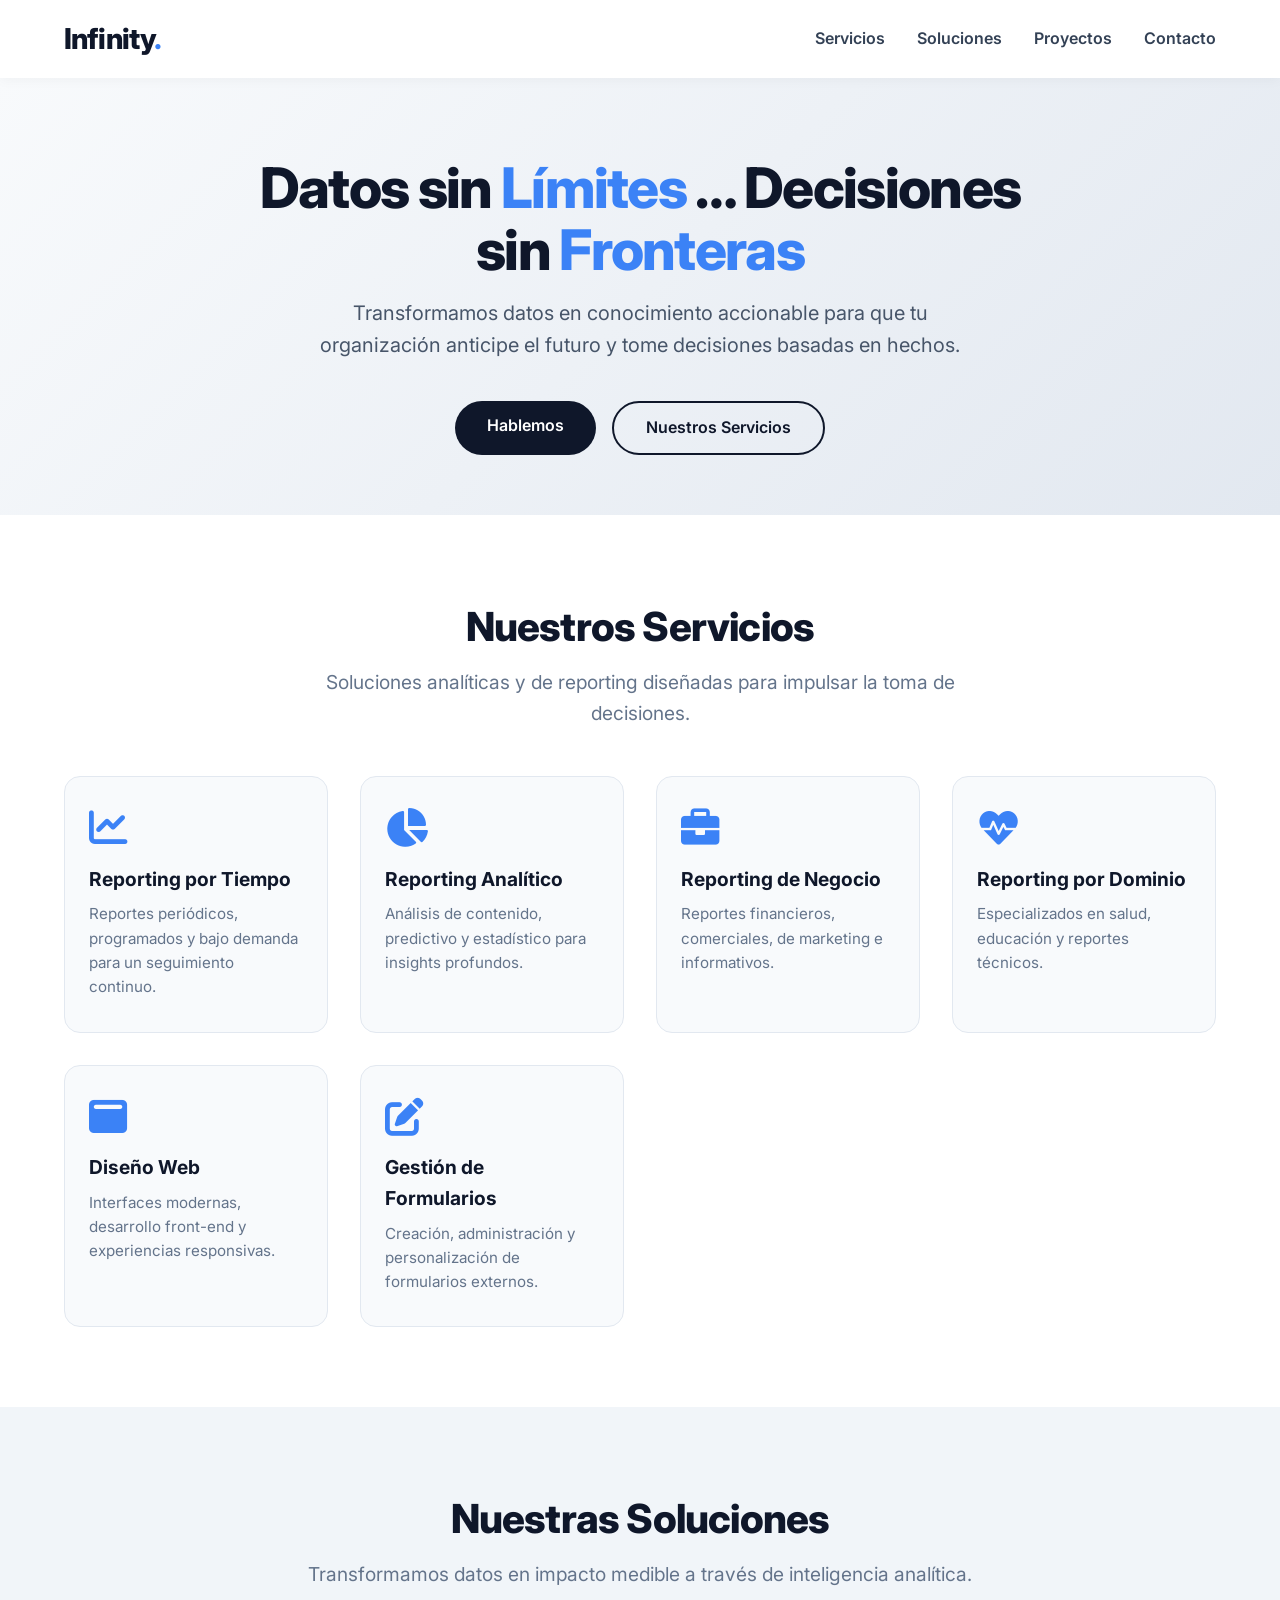
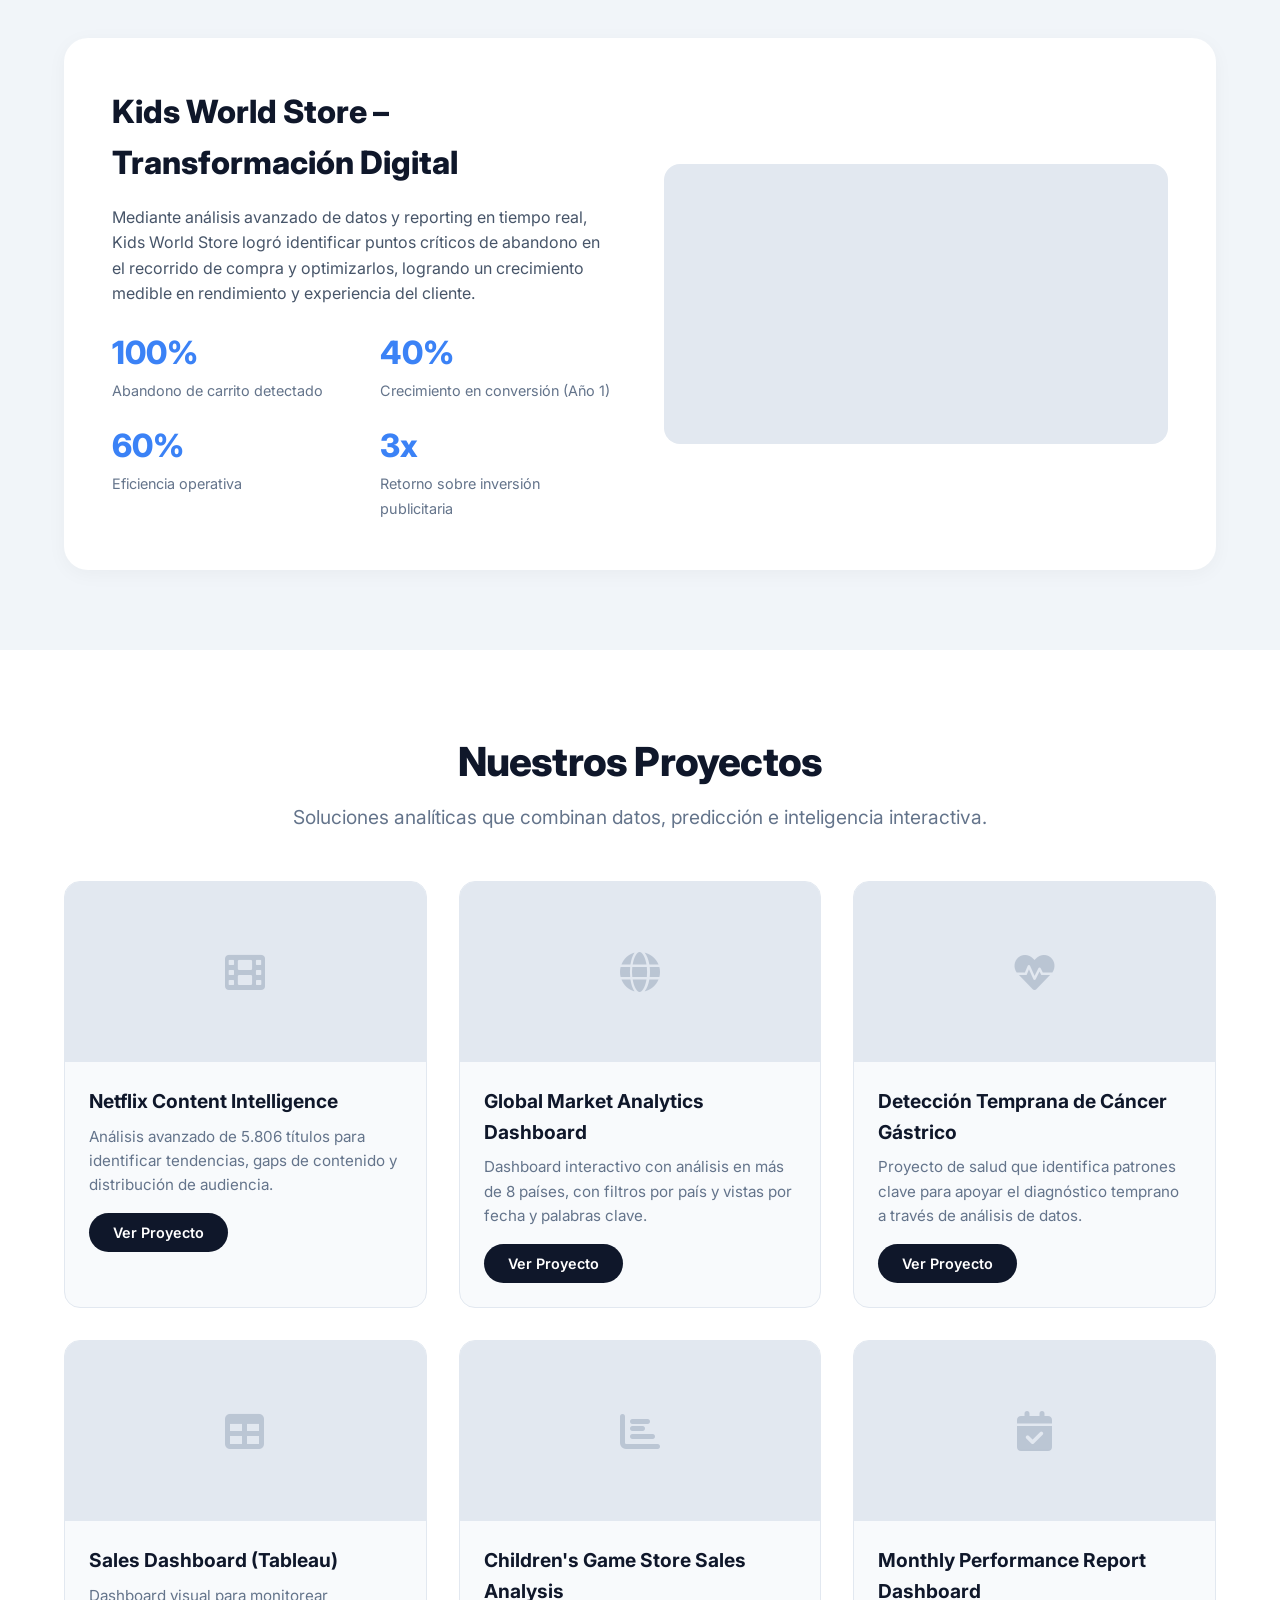
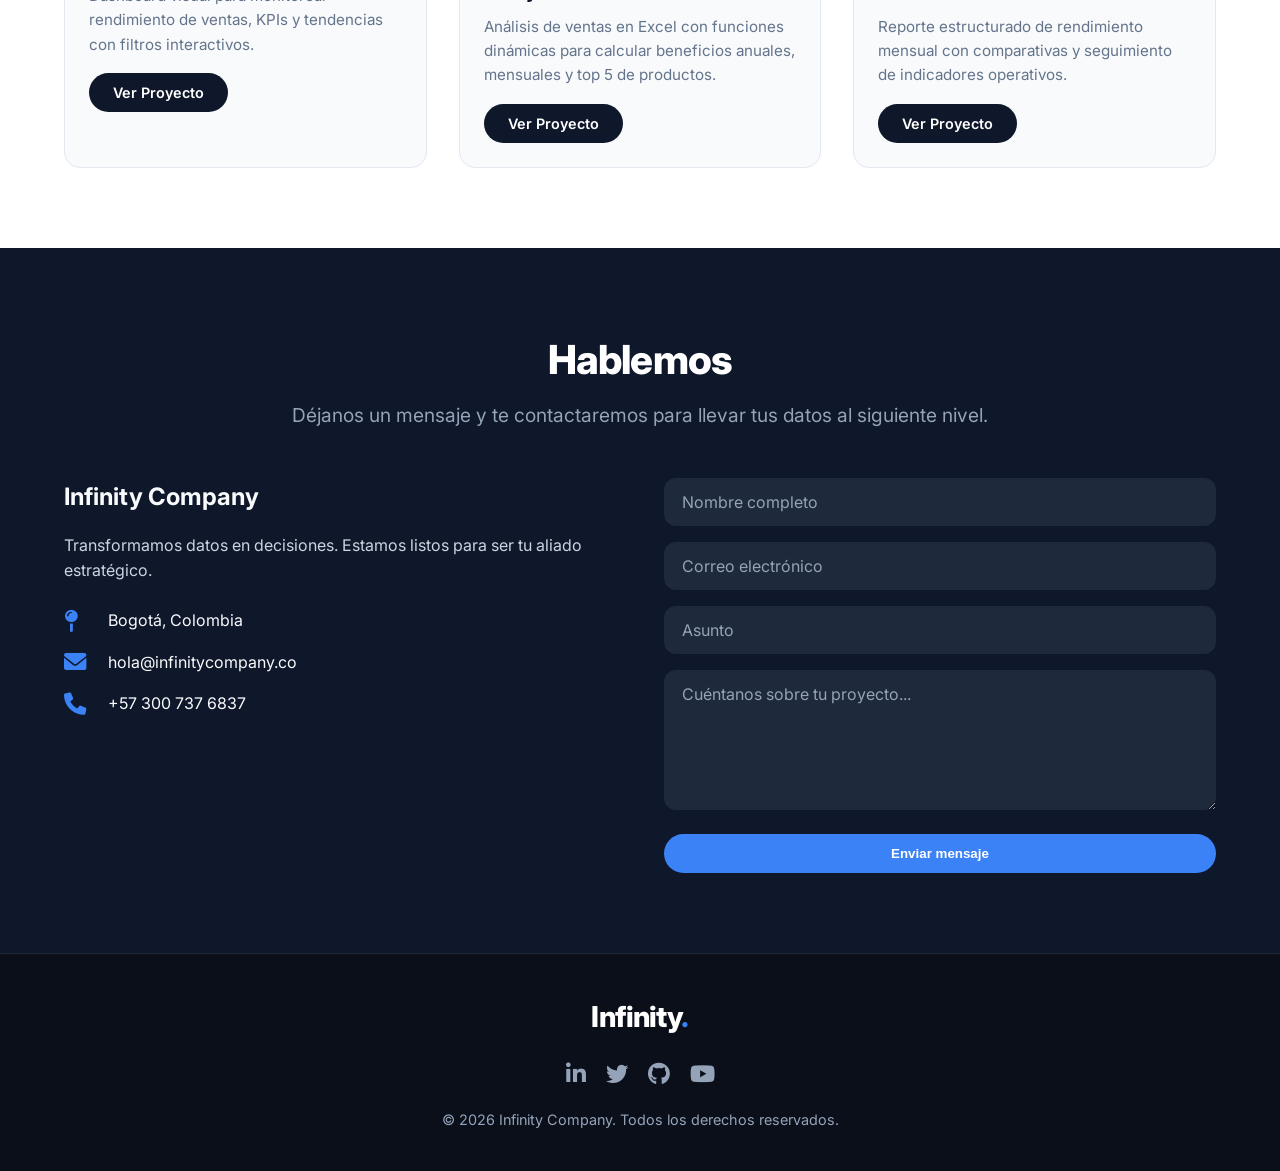
<file: INIFINITY_CORP/PAGINA INFINITY CORP  2027/index.html>
<!DOCTYPE html>
<html lang="es">
<head>
    <meta charset="UTF-8" />
    <meta name="viewport" content="width=device-width, initial-scale=1.0"/>
    <title>Infinity Company | Datos sin Límites</title>

    <!-- Google Fonts -->
    <link rel="preconnect" href="https://fonts.googleapis.com" />
    <link rel="preconnect" href="https://fonts.gstatic.com" crossorigin />
    <link href="https://fonts.googleapis.com/css2?family=Inter:opsz,wght@14..32,400;14..32,600;14..32,700;14..32,800&display=swap" rel="stylesheet" />

    <!-- Font Awesome (Iconos) -->
    <link rel="stylesheet" href="https://cdnjs.cloudflare.com/ajax/libs/font-awesome/6.0.0-beta3/css/all.min.css" />

    <style>
        /* ================================================================
               RESET Y BASE
            ================================================================ */
        *,
        *::before,
        *::after {
            margin: 0;
            padding: 0;
            box-sizing: border-box;
        }

        html {
            scroll-behavior: smooth;
        }

        body {
            font-family: 'Inter', sans-serif;
            font-size: 16px;
            line-height: 1.6;
            color: #1e293b;
            background-color: #f8fafc;
        }

        a {
            text-decoration: none;
            color: inherit;
        }

        img {
            max-width: 100%;
            display: block;
        }

        .container {
            max-width: 1200px;
            margin: 0 auto;
            padding: 0 24px;
        }

        /* ================================================================
               TIPOGRAFÍA
            ================================================================ */
        .section-title {
            font-size: 2.5rem;
            font-weight: 800;
            text-align: center;
            margin-bottom: 0.5rem;
            color: #0f172a;
            letter-spacing: -0.02em;
        }

        .section-subtitle {
            text-align: center;
            font-size: 1.2rem;
            color: #64748b;
            max-width: 700px;
            margin: 0 auto 3rem auto;
        }

        /* ================================================================
               BOTÓN
            ================================================================ */
        .btn {
            display: inline-block;
            padding: 12px 32px;
            border-radius: 50px;
            font-weight: 600;
            transition: all 0.3s ease;
            border: none;
            cursor: pointer;
        }

        .btn-primary {
            background: #0f172a;
            color: #fff;
        }

        .btn-primary:hover {
            background: #1e293b;
            transform: translateY(-2px);
            box-shadow: 0 8px 20px rgba(15, 23, 42, 0.15);
        }

        .btn-outline {
            background: transparent;
            color: #0f172a;
            border: 2px solid #0f172a;
        }

        .btn-outline:hover {
            background: #0f172a;
            color: #fff;
            transform: translateY(-2px);
        }

        /* ================================================================
               HEADER / NAVEGACIÓN
            ================================================================ */
        .header {
            background: #ffffff;
            box-shadow: 0 2px 12px rgba(0, 0, 0, 0.04);
            position: sticky;
            top: 0;
            z-index: 100;
            padding: 16px 0;
        }

        .header .container {
            display: flex;
            justify-content: space-between;
            align-items: center;
        }

        .logo {
            font-size: 1.8rem;
            font-weight: 800;
            color: #0f172a;
            letter-spacing: -0.03em;
        }

        .logo span {
            color: #3b82f6;
        }

        .nav-links {
            display: flex;
            gap: 32px;
            list-style: none;
            font-weight: 600;
        }

        .nav-links a {
            color: #334155;
            transition: color 0.3s ease;
        }

        .nav-links a:hover {
            color: #3b82f6;
        }

        /* ================================================================
               HERO
            ================================================================ */
        .hero {
            padding: 80px 0 60px;
            background: linear-gradient(135deg, #f8fafc 0%, #e2e8f0 100%);
            text-align: center;
        }

        .hero h1 {
            font-size: 3.5rem;
            font-weight: 800;
            line-height: 1.1;
            color: #0f172a;
            max-width: 800px;
            margin: 0 auto 1rem;
            letter-spacing: -0.03em;
        }

        .hero h1 span {
            color: #3b82f6;
        }

        .hero p {
            font-size: 1.25rem;
            color: #475569;
            max-width: 700px;
            margin: 0 auto 2.5rem;
        }

        .hero .btn-group {
            display: flex;
            gap: 16px;
            justify-content: center;
            flex-wrap: wrap;
        }

        /* ================================================================
               SERVICIOS
            ================================================================ */
        .services {
            padding: 80px 0;
            background: #ffffff;
        }

        .services-grid {
            display: grid;
            grid-template-columns: repeat(auto-fit, minmax(260px, 1fr));
            gap: 32px;
            margin-top: 20px;
        }

        .service-card {
            background: #f8fafc;
            padding: 32px 24px;
            border-radius: 16px;
            transition: all 0.3s ease;
            border: 1px solid #e2e8f0;
        }

        .service-card:hover {
            transform: translateY(-6px);
            box-shadow: 0 12px 30px rgba(0, 0, 0, 0.06);
            border-color: #3b82f6;
        }

        .service-card i {
            font-size: 2.4rem;
            color: #3b82f6;
            margin-bottom: 16px;
        }

        .service-card h3 {
            font-size: 1.2rem;
            font-weight: 700;
            margin-bottom: 8px;
            color: #0f172a;
        }

        .service-card p {
            color: #64748b;
            font-size: 0.95rem;
        }

        /* ================================================================
               SOLUCIONES / CASO DE ÉXITO
            ================================================================ */
        .solutions {
            padding: 80px 0;
            background: #f1f5f9;
        }

        .success-story {
            display: grid;
            grid-template-columns: 1fr 1fr;
            gap: 48px;
            align-items: center;
            background: #ffffff;
            border-radius: 24px;
            padding: 48px;
            box-shadow: 0 4px 20px rgba(0, 0, 0, 0.04);
        }

        .success-story .content h2 {
            font-size: 2rem;
            font-weight: 800;
            color: #0f172a;
            margin-bottom: 16px;
        }

        .success-story .content p {
            color: #475569;
            margin-bottom: 20px;
        }

        .stats-grid {
            display: grid;
            grid-template-columns: 1fr 1fr;
            gap: 16px 32px;
            margin-top: 20px;
        }

        .stat-item .number {
            font-size: 2rem;
            font-weight: 800;
            color: #3b82f6;
            display: block;
        }

        .stat-item .label {
            font-size: 0.9rem;
            color: #64748b;
        }

        .success-story .image-placeholder {
            background: #e2e8f0;
            border-radius: 16px;
            height: 280px;
            display: flex;
            align-items: center;
            justify-content: center;
            color: #94a3b8;
            font-weight: 600;
        }

        /* ================================================================
               PROYECTOS
            ================================================================ */
        .projects {
            padding: 80px 0;
            background: #ffffff;
        }

        .projects-grid {
            display: grid;
            grid-template-columns: repeat(auto-fit, minmax(300px, 1fr));
            gap: 32px;
        }

        .project-card {
            background: #f8fafc;
            border-radius: 16px;
            overflow: hidden;
            border: 1px solid #e2e8f0;
            transition: all 0.3s ease;
        }

        .project-card:hover {
            transform: translateY(-4px);
            box-shadow: 0 12px 30px rgba(0, 0, 0, 0.06);
        }

        .project-card .card-img {
            height: 180px;
            background: #e2e8f0;
            display: flex;
            align-items: center;
            justify-content: center;
            color: #94a3b8;
            font-weight: 600;
        }

        .project-card .card-body {
            padding: 24px;
        }

        .project-card .card-body h3 {
            font-size: 1.2rem;
            font-weight: 700;
            color: #0f172a;
            margin-bottom: 8px;
        }

        .project-card .card-body p {
            color: #64748b;
            font-size: 0.95rem;
            margin-bottom: 16px;
        }

        .project-card .card-body .btn {
            padding: 8px 24px;
            font-size: 0.9rem;
        }

        /* ================================================================
               CONTACTO
            ================================================================ */
        .contact {
            padding: 80px 0;
            background: #0f172a;
            color: #f8fafc;
        }

        .contact .section-title {
            color: #fff;
        }

        .contact .section-subtitle {
            color: #94a3b8;
        }

        .contact-wrapper {
            display: grid;
            grid-template-columns: 1fr 1fr;
            gap: 48px;
            align-items: start;
            margin-top: 20px;
        }

        .contact-info h3 {
            font-size: 1.5rem;
            margin-bottom: 16px;
        }

        .contact-info p {
            color: #cbd5e1;
            margin-bottom: 24px;
        }

        .contact-info .detail {
            display: flex;
            align-items: center;
            gap: 16px;
            margin-bottom: 16px;
        }

        .contact-info .detail i {
            font-size: 1.4rem;
            color: #3b82f6;
            width: 28px;
        }

        .contact-form input,
        .contact-form textarea {
            width: 100%;
            padding: 14px 18px;
            border-radius: 12px;
            border: none;
            background: #1e293b;
            color: #fff;
            font-family: inherit;
            margin-bottom: 16px;
            font-size: 1rem;
        }

        .contact-form input::placeholder,
        .contact-form textarea::placeholder {
            color: #94a3b8;
        }

        .contact-form textarea {
            min-height: 140px;
            resize: vertical;
        }

        .contact-form .btn {
            background: #3b82f6;
            color: #fff;
            width: 100%;
            text-align: center;
        }

        .contact-form .btn:hover {
            background: #2563eb;
        }

        /* ================================================================
               FOOTER
            ================================================================ */
        .footer {
            background: #0a0f1a;
            padding: 40px 0;
            text-align: center;
            color: #94a3b8;
            border-top: 1px solid #1e293b;
        }

        .footer .logo {
            color: #fff;
            margin-bottom: 8px;
        }

        .footer .socials {
            display: flex;
            gap: 20px;
            justify-content: center;
            margin: 16px 0;
        }

        .footer .socials a {
            color: #94a3b8;
            font-size: 1.4rem;
            transition: color 0.3s ease;
        }

        .footer .socials a:hover {
            color: #3b82f6;
        }

        /* ================================================================
               RESPONSIVE
            ================================================================ */
        @media (max-width: 992px) {
            .success-story {
                grid-template-columns: 1fr;
                padding: 32px;
            }

            .contact-wrapper {
                grid-template-columns: 1fr;
            }
        }

        @media (max-width: 768px) {
            .hero h1 {
                font-size: 2.5rem;
            }

            .section-title {
                font-size: 2rem;
            }

            .nav-links {
                display: none;
            }

            .stats-grid {
                grid-template-columns: 1fr 1fr;
            }

            .services-grid {
                grid-template-columns: 1fr 1fr;
            }
        }

        @media (max-width: 480px) {
            .services-grid {
                grid-template-columns: 1fr;
            }

            .projects-grid {
                grid-template-columns: 1fr;
            }

            .hero .btn-group {
                flex-direction: column;
                align-items: center;
            }

            .hero h1 {
                font-size: 2rem;
            }
        }
    </style>
</head>
<body>

    <!-- ============================== -->
    <!-- HEADER                         -->
    <!-- ============================== -->
    <header class="header">
        <div class="container">
            <a href="#" class="logo">Infinity<span>.</span></a>
            <ul class="nav-links">
                <li><a href="#services">Servicios</a></li>
                <li><a href="#solutions">Soluciones</a></li>
                <li><a href="#projects">Proyectos</a></li>
                <li><a href="#contact">Contacto</a></li>
            </ul>
        </div>
    </header>

    <!-- ============================== -->
    <!-- HERO                           -->
    <!-- ============================== -->
    <section class="hero">
        <div class="container">
            <h1>Datos sin <span>Límites</span> … Decisiones sin <span>Fronteras</span></h1>
            <p>Transformamos datos en conocimiento accionable para que tu organización anticipe el futuro y tome decisiones basadas en hechos.</p>
            <div class="btn-group">
                <a href="#contact" class="btn btn-primary">Hablemos</a>
                <a href="#services" class="btn btn-outline">Nuestros Servicios</a>
            </div>
        </div>
    </section>

    <!-- ============================== -->
    <!-- SERVICIOS                      -->
    <!-- ============================== -->
    <section class="services" id="services">
        <div class="container">
            <h2 class="section-title">Nuestros Servicios</h2>
            <p class="section-subtitle">Soluciones analíticas y de reporting diseñadas para impulsar la toma de decisiones.</p>

            <div class="services-grid">
                <div class="service-card">
                    <i class="fas fa-chart-line"></i>
                    <h3>Reporting por Tiempo</h3>
                    <p>Reportes periódicos, programados y bajo demanda para un seguimiento continuo.</p>
                </div>
                <div class="service-card">
                    <i class="fas fa-chart-pie"></i>
                    <h3>Reporting Analítico</h3>
                    <p>Análisis de contenido, predictivo y estadístico para insights profundos.</p>
                </div>
                <div class="service-card">
                    <i class="fas fa-briefcase"></i>
                    <h3>Reporting de Negocio</h3>
                    <p>Reportes financieros, comerciales, de marketing e informativos.</p>
                </div>
                <div class="service-card">
                    <i class="fas fa-heartbeat"></i>
                    <h3>Reporting por Dominio</h3>
                    <p>Especializados en salud, educación y reportes técnicos.</p>
                </div>
                <div class="service-card">
                    <i class="fas fa-window-maximize"></i>
                    <h3>Diseño Web</h3>
                    <p>Interfaces modernas, desarrollo front-end y experiencias responsivas.</p>
                </div>
                <div class="service-card">
                    <i class="fas fa-edit"></i>
                    <h3>Gestión de Formularios</h3>
                    <p>Creación, administración y personalización de formularios externos.</p>
                </div>
            </div>
        </div>
    </section>

    <!-- ============================== -->
    <!-- SOLUCIONES / CASO DE ÉXITO    -->
    <!-- ============================== -->
    <section class="solutions" id="solutions">
        <div class="container">
            <h2 class="section-title">Nuestras Soluciones</h2>
            <p class="section-subtitle">Transformamos datos en impacto medible a través de inteligencia analítica.</p>

            <div class="success-story">
                <div class="content">
                    <h2>Kids World Store – Transformación Digital</h2>
                    <p>Mediante análisis avanzado de datos y reporting en tiempo real, Kids World Store logró identificar puntos críticos de abandono en el recorrido de compra y optimizarlos, logrando un crecimiento medible en rendimiento y experiencia del cliente.</p>
                    <div class="stats-grid">
                        <div class="stat-item">
                            <span class="number">100%</span>
                            <span class="label">Abandono de carrito detectado</span>
                        </div>
                        <div class="stat-item">
                            <span class="number">40%</span>
                            <span class="label">Crecimiento en conversión (Año 1)</span>
                        </div>
                        <div class="stat-item">
                            <span class="number">60%</span>
                            <span class="label">Eficiencia operativa</span>
                        </div>
                        <div class="stat-item">
                            <span class="number">3x</span>
                            <span class="label">Retorno sobre inversión publicitaria</span>
                        </div>
                    </div>
                </div>
                <div class="image-placeholder">
                    <i class="fas fa-chart-simple" style="font-size:4rem; opacity:0.5;"></i>
                </div>
            </div>
        </div>
    </section>

    <!-- ============================== -->
    <!-- PROYECTOS                      -->
    <!-- ============================== -->
    <section class="projects" id="projects">
        <div class="container">
            <h2 class="section-title">Nuestros Proyectos</h2>
            <p class="section-subtitle">Soluciones analíticas que combinan datos, predicción e inteligencia interactiva.</p>

            <div class="projects-grid">

                <!-- Proyecto 1 -->
                <div class="project-card">
                    <div class="card-img">
                        <i class="fas fa-film" style="font-size:2.5rem; opacity:0.5;"></i>
                    </div>
                    <div class="card-body">
                        <h3>Netflix Content Intelligence</h3>
                        <p>Análisis avanzado de 5.806 títulos para identificar tendencias, gaps de contenido y distribución de audiencia.</p>
                        <a href="#" class="btn btn-primary" style="padding:8px 24px; font-size:0.9rem;">Ver Proyecto</a>
                    </div>
                </div>

                <!-- Proyecto 2 -->
                <div class="project-card">
                    <div class="card-img">
                        <i class="fas fa-globe" style="font-size:2.5rem; opacity:0.5;"></i>
                    </div>
                    <div class="card-body">
                        <h3>Global Market Analytics Dashboard</h3>
                        <p>Dashboard interactivo con análisis en más de 8 países, con filtros por país y vistas por fecha y palabras clave.</p>
                        <a href="#" class="btn btn-primary" style="padding:8px 24px; font-size:0.9rem;">Ver Proyecto</a>
                    </div>
                </div>

                <!-- Proyecto 3 -->
                <div class="project-card">
                    <div class="card-img">
                        <i class="fas fa-heartbeat" style="font-size:2.5rem; opacity:0.5;"></i>
                    </div>
                    <div class="card-body">
                        <h3>Detección Temprana de Cáncer Gástrico</h3>
                        <p>Proyecto de salud que identifica patrones clave para apoyar el diagnóstico temprano a través de análisis de datos.</p>
                        <a href="#" class="btn btn-primary" style="padding:8px 24px; font-size:0.9rem;">Ver Proyecto</a>
                    </div>
                </div>

                <!-- Proyecto 4 -->
                <div class="project-card">
                    <div class="card-img">
                        <i class="fas fa-table" style="font-size:2.5rem; opacity:0.5;"></i>
                    </div>
                    <div class="card-body">
                        <h3>Sales Dashboard (Tableau)</h3>
                        <p>Dashboard visual para monitorear rendimiento de ventas, KPIs y tendencias con filtros interactivos.</p>
                        <a href="#" class="btn btn-primary" style="padding:8px 24px; font-size:0.9rem;">Ver Proyecto</a>
                    </div>
                </div>

                <!-- Proyecto 5 -->
                <div class="project-card">
                    <div class="card-img">
                        <i class="fas fa-chart-bar" style="font-size:2.5rem; opacity:0.5;"></i>
                    </div>
                    <div class="card-body">
                        <h3>Children's Game Store Sales Analysis</h3>
                        <p>Análisis de ventas en Excel con funciones dinámicas para calcular beneficios anuales, mensuales y top 5 de productos.</p>
                        <a href="#" class="btn btn-primary" style="padding:8px 24px; font-size:0.9rem;">Ver Proyecto</a>
                    </div>
                </div>

                <!-- Proyecto 6 -->
                <div class="project-card">
                    <div class="card-img">
                        <i class="fas fa-calendar-check" style="font-size:2.5rem; opacity:0.5;"></i>
                    </div>
                    <div class="card-body">
                        <h3>Monthly Performance Report Dashboard</h3>
                        <p>Reporte estructurado de rendimiento mensual con comparativas y seguimiento de indicadores operativos.</p>
                        <a href="#" class="btn btn-primary" style="padding:8px 24px; font-size:0.9rem;">Ver Proyecto</a>
                    </div>
                </div>

            </div>
        </div>
    </section>

    <!-- ============================== -->
    <!-- CONTACTO                       -->
    <!-- ============================== -->
    <section class="contact" id="contact">
        <div class="container">
            <h2 class="section-title">Hablemos</h2>
            <p class="section-subtitle">Déjanos un mensaje y te contactaremos para llevar tus datos al siguiente nivel.</p>

            <div class="contact-wrapper">
                <div class="contact-info">
                    <h3>Infinity Company</h3>
                    <p>Transformamos datos en decisiones. Estamos listos para ser tu aliado estratégico.</p>
                    <div class="detail">
                        <i class="fas fa-map-pin"></i>
                        <span>Bogotá, Colombia</span>
                    </div>
                    <div class="detail">
                        <i class="fas fa-envelope"></i>
                        <span>hola@infinitycompany.co</span>
                    </div>
                    <div class="detail">
                        <i class="fas fa-phone"></i>
                        <span>+57 300 737 6837</span>
                    </div>
                </div>

                <div class="contact-form">
                    <form>
                        <input type="text" placeholder="Nombre completo" required />
                        <input type="email" placeholder="Correo electrónico" required />
                        <input type="text" placeholder="Asunto" />
                        <textarea placeholder="Cuéntanos sobre tu proyecto..."></textarea>
                        <button type="submit" class="btn">Enviar mensaje</button>
                    </form>
                </div>
            </div>
        </div>
    </section>

    <!-- ============================== -->
    <!-- FOOTER                         -->
    <!-- ============================== -->
    <footer class="footer">
        <div class="container">
            <a href="#" class="logo">Infinity<span>.</span></a>
            <div class="socials">
                <a href="#" aria-label="LinkedIn"><i class="fab fa-linkedin-in"></i></a>
                <a href="#" aria-label="Twitter"><i class="fab fa-twitter"></i></a>
                <a href="#" aria-label="GitHub"><i class="fab fa-github"></i></a>
                <a href="#" aria-label="YouTube"><i class="fab fa-youtube"></i></a>
            </div>
            <p style="margin-top:16px; font-size:0.9rem;">&copy; 2026 Infinity Company. Todos los derechos reservados.</p>
        </div>
    </footer>

</body>
</html>
</file>
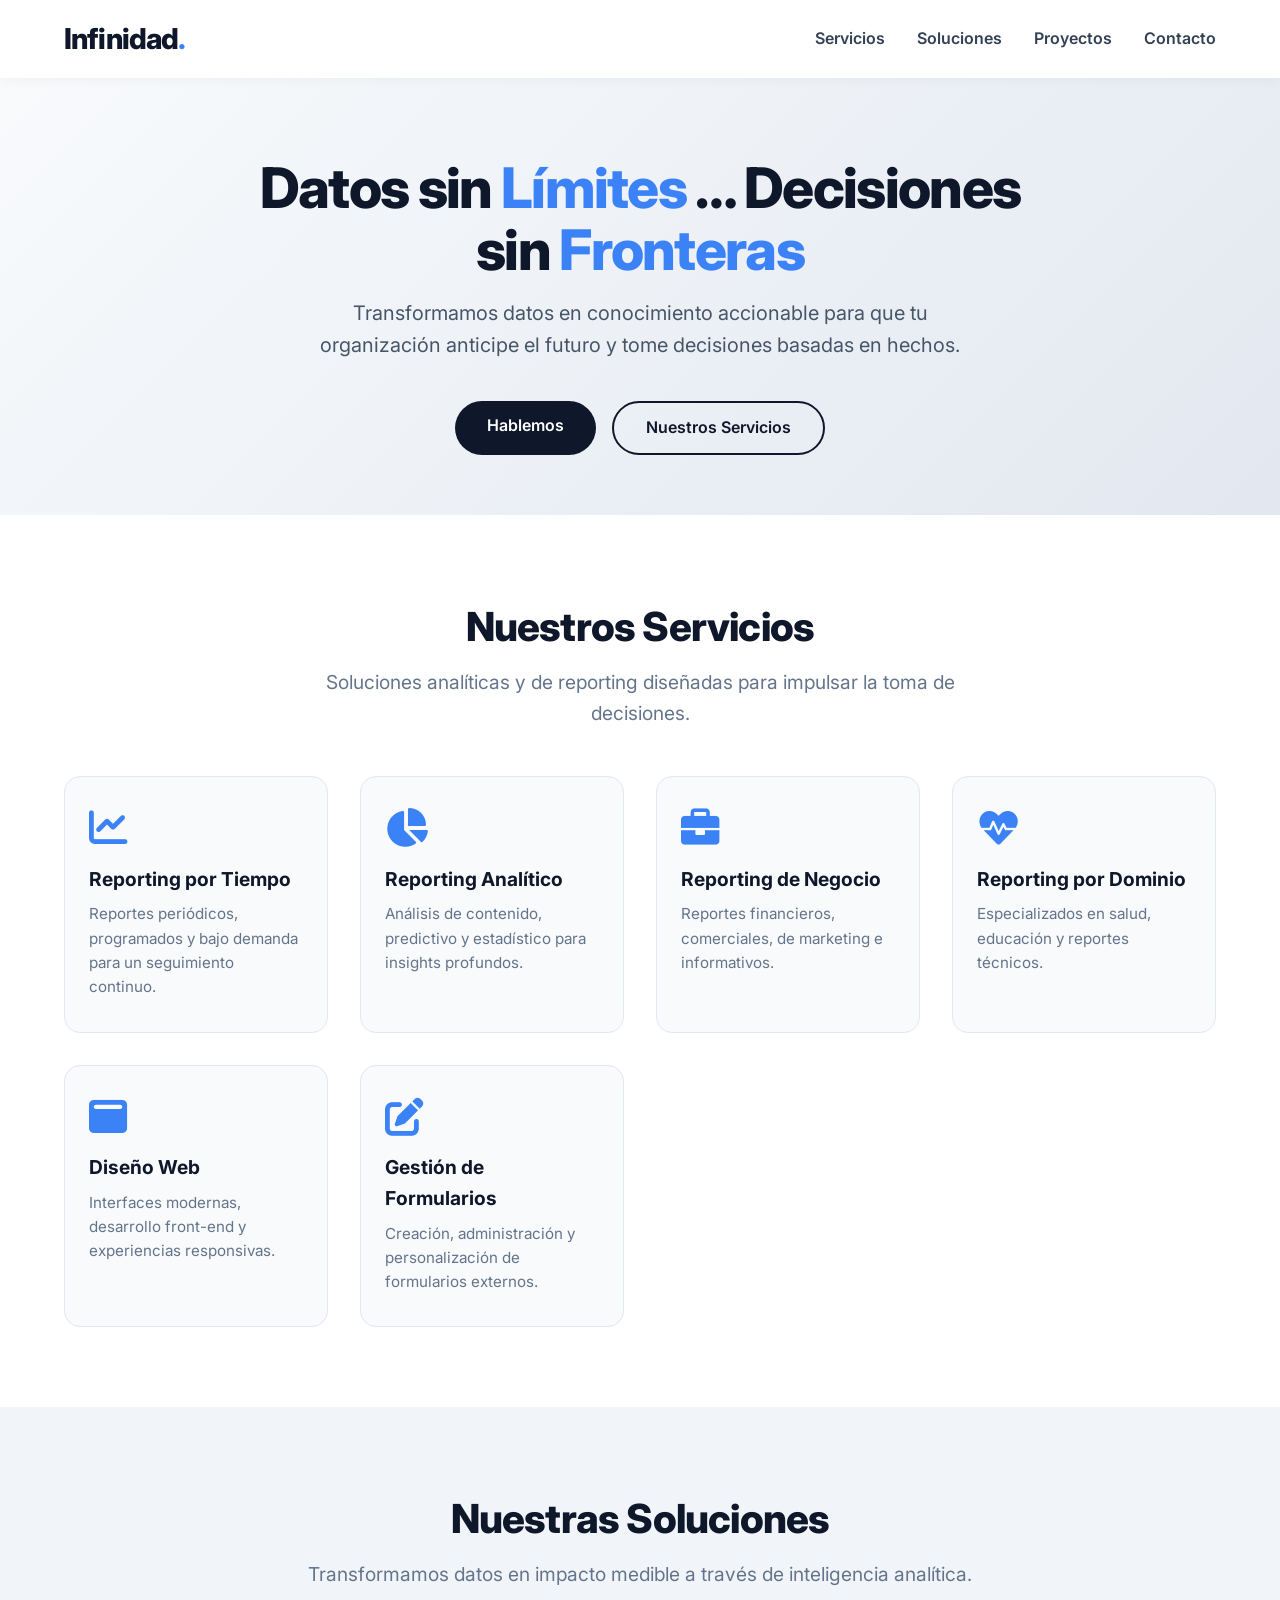
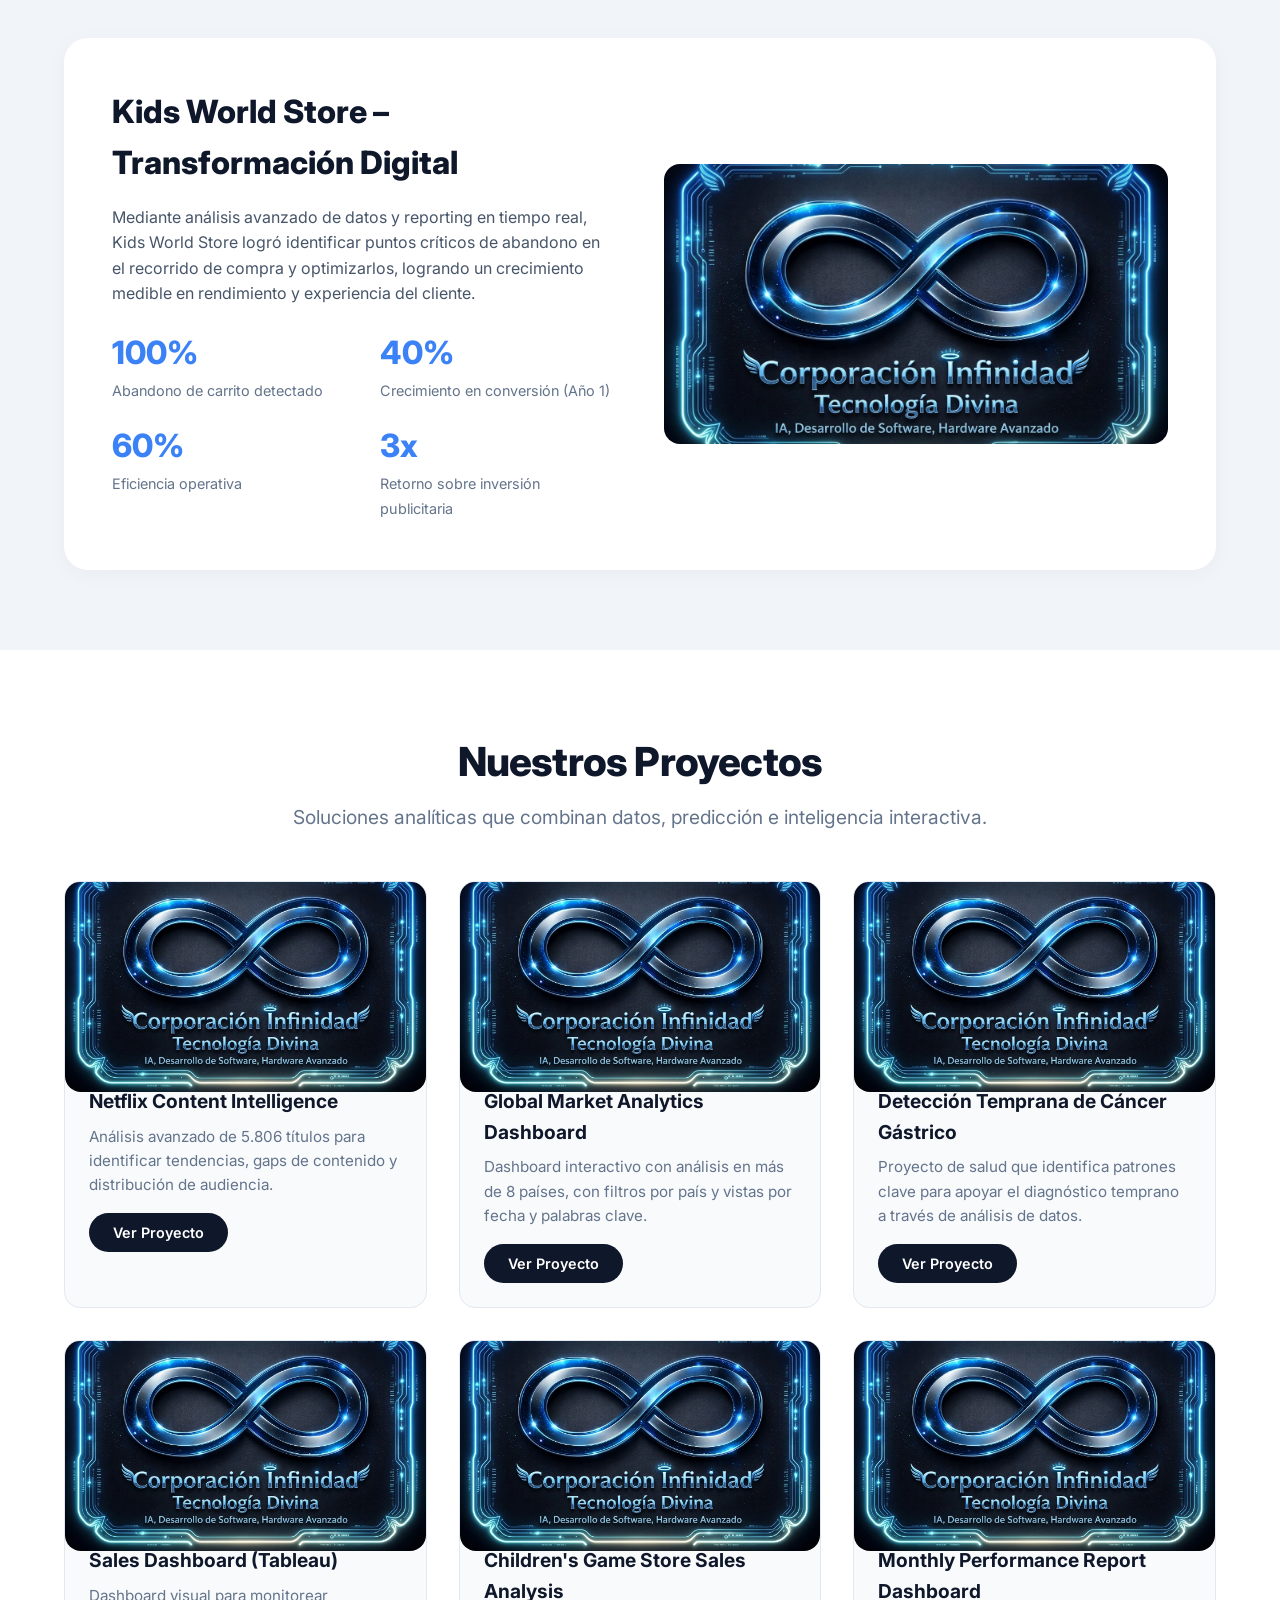
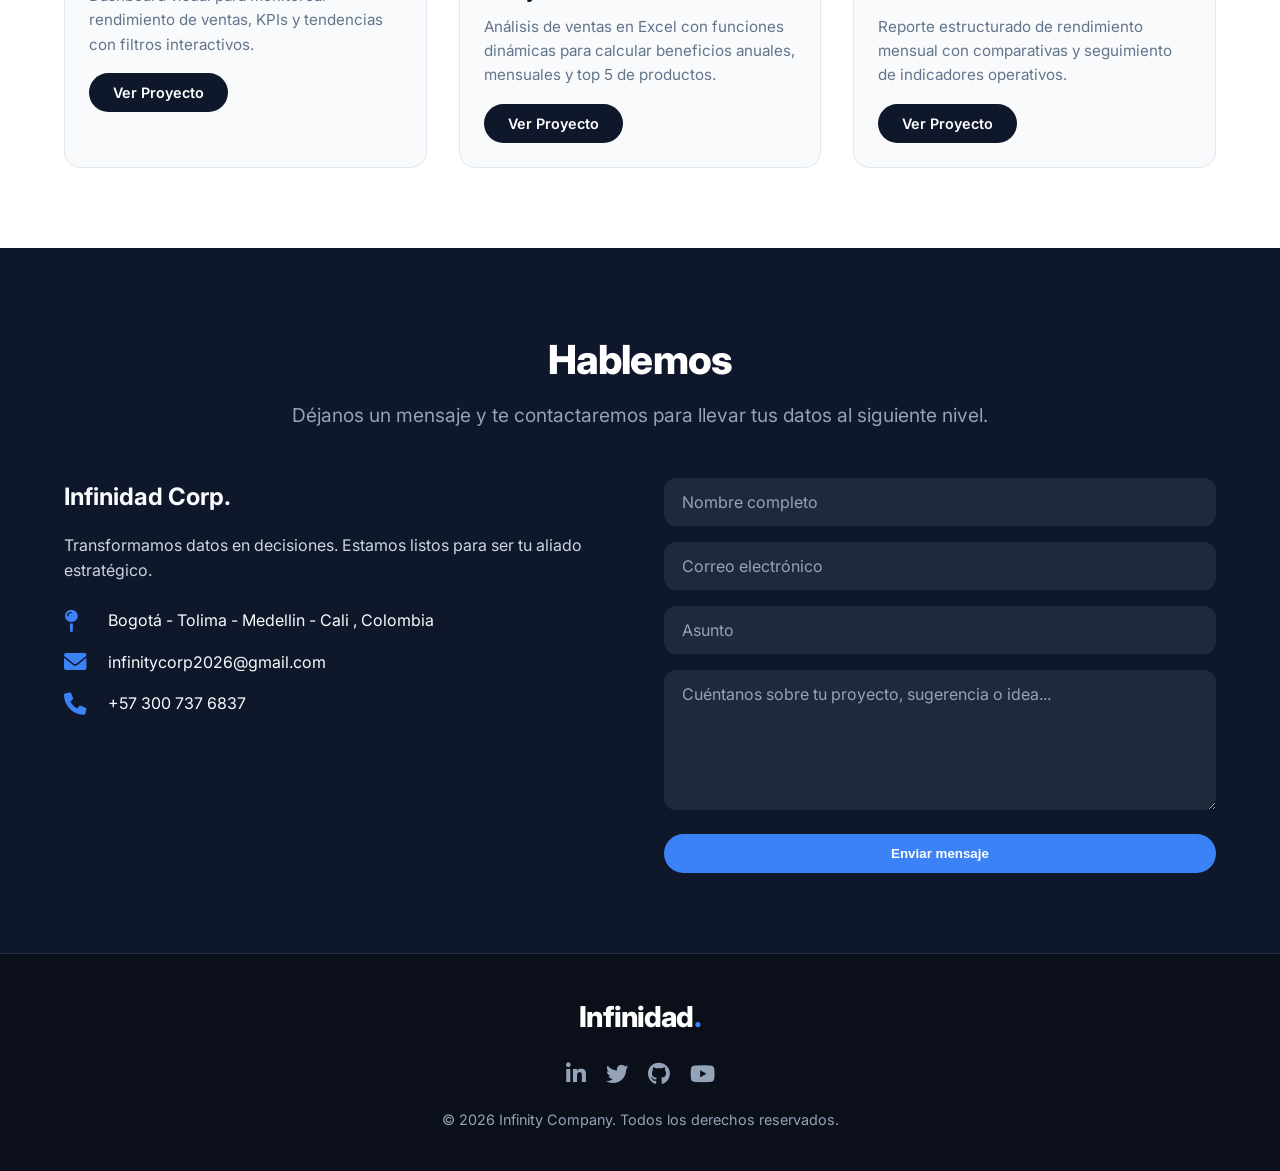
<file: Empresa - CORPORACION INFINIDAD/PAGINA INFINITY CORP  2027/PAGINA OFICIAL DESAROLLO/index.html>
<!DOCTYPE html>
<html lang="es">
<head>
    <meta charset="UTF-8" />
    <meta name="viewport" content="width=device-width, initial-scale=1.0"/>
    <title>Compañia Infinidad | Datos sin Límites</title>

    <!-- Google Fonts -->
    <link rel="preconnect" href="https://fonts.googleapis.com" />
    <link rel="preconnect" href="https://fonts.gstatic.com" crossorigin />
    <link href="https://fonts.googleapis.com/css2?family=Inter:opsz,wght@14..32,400;14..32,600;14..32,700;14..32,800&display=swap" rel="stylesheet" />

    <!-- Font Awesome (Iconos) -->
    <link rel="stylesheet" href="https://cdnjs.cloudflare.com/ajax/libs/font-awesome/6.0.0-beta3/css/all.min.css" />

    <style>
        /* ================================================================
               RESET Y BASE
            ================================================================ */
        *,
        *::before,
        *::after {
            margin: 0;
            padding: 0;
            box-sizing: border-box;
        }

        html {
            scroll-behavior: smooth;
        }

        body {
            font-family: 'Inter', sans-serif;
            font-size: 16px;
            line-height: 1.6;
            color: #1e293b;
            background-color: #f8fafc;
        }

        a {
            text-decoration: none;
            color: inherit;
        }

        img {
            max-width: 100%;
            display: block;
        }

        .container {
            max-width: 1200px;
            margin: 0 auto;
            padding: 0 24px;
        }

        /* ================================================================
               TIPOGRAFÍA
            ================================================================ */
        .section-title {
            font-size: 2.5rem;
            font-weight: 800;
            text-align: center;
            margin-bottom: 0.5rem;
            color: #0f172a;
            letter-spacing: -0.02em;
        }

        .section-subtitle {
            text-align: center;
            font-size: 1.2rem;
            color: #64748b;
            max-width: 700px;
            margin: 0 auto 3rem auto;
        }

        /* ================================================================
               BOTÓN
            ================================================================ */
        .btn {
            display: inline-block;
            padding: 12px 32px;
            border-radius: 50px;
            font-weight: 600;
            transition: all 0.3s ease;
            border: none;
            cursor: pointer;
        }

        .btn-primary {
            background: #0f172a;
            color: #fff;
        }

        .btn-primary:hover {
            background: #1e293b;
            transform: translateY(-2px);
            box-shadow: 0 8px 20px rgba(15, 23, 42, 0.15);
        }

        .btn-outline {
            background: transparent;
            color: #0f172a;
            border: 2px solid #0f172a;
        }

        .btn-outline:hover {
            background: #0f172a;
            color: #fff;
            transform: translateY(-2px);
        }

        /* ================================================================
               HEADER / NAVEGACIÓN
            ================================================================ */
        .header {
            background: #ffffff;
            box-shadow: 0 2px 12px rgba(0, 0, 0, 0.04);
            position: sticky;
            top: 0;
            z-index: 100;
            padding: 16px 0;
        }

        .header .container {
            display: flex;
            justify-content: space-between;
            align-items: center;
        }

        .logo {
            font-size: 1.8rem;
            font-weight: 800;
            color: #0f172a;
            letter-spacing: -0.03em;
        }

        .logo span {
            color: #3b82f6;
        }

        .nav-links {
            display: flex;
            gap: 32px;
            list-style: none;
            font-weight: 600;
        }

        .nav-links a {
            color: #334155;
            transition: color 0.3s ease;
        }

        .nav-links a:hover {
            color: #3b82f6;
        }

        /* ================================================================
               HERO
            ================================================================ */
        .hero {
            padding: 80px 0 60px;
            background: linear-gradient(135deg, #f8fafc 0%, #e2e8f0 100%);
            text-align: center;
        }

        .hero h1 {
            font-size: 3.5rem;
            font-weight: 800;
            line-height: 1.1;
            color: #0f172a;
            max-width: 800px;
            margin: 0 auto 1rem;
            letter-spacing: -0.03em;
        }

        .hero h1 span {
            color: #3b82f6;
        }

        .hero p {
            font-size: 1.25rem;
            color: #475569;
            max-width: 700px;
            margin: 0 auto 2.5rem;
        }

        .hero .btn-group {
            display: flex;
            gap: 16px;
            justify-content: center;
            flex-wrap: wrap;
        }

        /* ================================================================
               SERVICIOS
            ================================================================ */
        .services {
            padding: 80px 0;
            background: #ffffff;
        }

        .services-grid {
            display: grid;
            grid-template-columns: repeat(auto-fit, minmax(260px, 1fr));
            gap: 32px;
            margin-top: 20px;
        }

        .service-card {
            background: #f8fafc;
            padding: 32px 24px;
            border-radius: 16px;
            transition: all 0.3s ease;
            border: 1px solid #e2e8f0;
        }

        .service-card:hover {
            transform: translateY(-6px);
            box-shadow: 0 12px 30px rgba(0, 0, 0, 0.06);
            border-color: #3b82f6;
        }

        .service-card i {
            font-size: 2.4rem;
            color: #3b82f6;
            margin-bottom: 16px;
        }

        .service-card h3 {
            font-size: 1.2rem;
            font-weight: 700;
            margin-bottom: 8px;
            color: #0f172a;
        }

        .service-card p {
            color: #64748b;
            font-size: 0.95rem;
        }

        /* ================================================================
               SOLUCIONES / CASO DE ÉXITO
            ================================================================ */
        .solutions {
            padding: 80px 0;
            background: #f1f5f9;
        }

        .success-story {
            display: grid;
            grid-template-columns: 1fr 1fr;
            gap: 48px;
            align-items: center;
            background: #ffffff;
            border-radius: 24px;
            padding: 48px;
            box-shadow: 0 4px 20px rgba(0, 0, 0, 0.04);
        }

        .success-story .content h2 {
            font-size: 2rem;
            font-weight: 800;
            color: #0f172a;
            margin-bottom: 16px;
        }

        .success-story .content p {
            color: #475569;
            margin-bottom: 20px;
        }

        .stats-grid {
            display: grid;
            grid-template-columns: 1fr 1fr;
            gap: 16px 32px;
            margin-top: 20px;
        }

        .stat-item .number {
            font-size: 2rem;
            font-weight: 800;
            color: #3b82f6;
            display: block;
        }

        .stat-item .label {
            font-size: 0.9rem;
            color: #64748b;
        }

        .success-story .image-placeholder {
            background: #e2e8f0;
            border-radius: 16px;
            height: 280px;
            display: flex;
            align-items: center;
            justify-content: center;
            color: #94a3b8;
            font-weight: 600;
        }

        /* ================================================================
               PROYECTOS
            ================================================================ */
        .projects {
            padding: 80px 0;
            background: #ffffff;
        }

        .projects-grid {
            display: grid;
            grid-template-columns: repeat(auto-fit, minmax(300px, 1fr));
            gap: 32px;
        }

        .project-card {
            background: #f8fafc;
            border-radius: 16px;
            overflow: hidden;
            border: 1px solid #e2e8f0;
            transition: all 0.3s ease;
        }

        .project-card:hover {
            transform: translateY(-4px);
            box-shadow: 0 12px 30px rgba(0, 0, 0, 0.06);
        }

        .project-card .card-img {
            height: 180px;
            background: #e2e8f0;
            display: flex;
            align-items: center;
            justify-content: center;
            color: #94a3b8;
            font-weight: 600;
        }

        .project-card .card-body {
            padding: 24px;
        }

        .project-card .card-body h3 {
            font-size: 1.2rem;
            font-weight: 700;
            color: #0f172a;
            margin-bottom: 8px;
        }

        .project-card .card-body p {
            color: #64748b;
            font-size: 0.95rem;
            margin-bottom: 16px;
        }

        .project-card .card-body .btn {
            padding: 8px 24px;
            font-size: 0.9rem;
        }

        /* ================================================================
               CONTACTO
            ================================================================ */
        .contact {
            padding: 80px 0;
            background: #0f172a;
            color: #f8fafc;
        }

        .contact .section-title {
            color: #fff;
        }

        .contact .section-subtitle {
            color: #94a3b8;
        }

        .contact-wrapper {
            display: grid;
            grid-template-columns: 1fr 1fr;
            gap: 48px;
            align-items: start;
            margin-top: 20px;
        }

        .contact-info h3 {
            font-size: 1.5rem;
            margin-bottom: 16px;
        }

        .contact-info p {
            color: #cbd5e1;
            margin-bottom: 24px;
        }

        .contact-info .detail {
            display: flex;
            align-items: center;
            gap: 16px;
            margin-bottom: 16px;
        }

        .contact-info .detail i {
            font-size: 1.4rem;
            color: #3b82f6;
            width: 28px;
        }

        .contact-form input,
        .contact-form textarea {
            width: 100%;
            padding: 14px 18px;
            border-radius: 12px;
            border: none;
            background: #1e293b;
            color: #fff;
            font-family: inherit;
            margin-bottom: 16px;
            font-size: 1rem;
        }

        .contact-form input::placeholder,
        .contact-form textarea::placeholder {
            color: #94a3b8;
        }

        .contact-form textarea {
            min-height: 140px;
            resize: vertical;
        }

        .contact-form .btn {
            background: #3b82f6;
            color: #fff;
            width: 100%;
            text-align: center;
        }

        .contact-form .btn:hover {
            background: #2563eb;
        }

        /* ================================================================
               FOOTER
            ================================================================ */
        .footer {
            background: #0a0f1a;
            padding: 40px 0;
            text-align: center;
            color: #94a3b8;
            border-top: 1px solid #1e293b;
        }

        .footer .logo {
            color: #fff;
            margin-bottom: 8px;
        }

        .footer .socials {
            display: flex;
            gap: 20px;
            justify-content: center;
            margin: 16px 0;
        }

        .footer .socials a {
            color: #94a3b8;
            font-size: 1.4rem;
            transition: color 0.3s ease;
        }

        .footer .socials a:hover {
            color: #3b82f6;
        }

        /* ================================================================
               RESPONSIVE
            ================================================================ */
        @media (max-width: 992px) {
            .success-story {
                grid-template-columns: 1fr;
                padding: 32px;
            }

            .contact-wrapper {
                grid-template-columns: 1fr;
            }
        }

        @media (max-width: 768px) {
            .hero h1 {
                font-size: 2.5rem;
            }

            .section-title {
                font-size: 2rem;
            }

            .nav-links {
                display: none;
            }

            .stats-grid {
                grid-template-columns: 1fr 1fr;
            }

            .services-grid {
                grid-template-columns: 1fr 1fr;
            }
        }

        @media (max-width: 480px) {
            .services-grid {
                grid-template-columns: 1fr;
            }

            .projects-grid {
                grid-template-columns: 1fr;
            }

            .hero .btn-group {
                flex-direction: column;
                align-items: center;
            }

            .hero h1 {
                font-size: 2rem;
            }
        }
    </style>
</head>
<body>

    <!-- ============================== -->
    <!-- HEADER                         -->
    <!-- ============================== -->
    <header class="header">
        <div class="container">
            <a href="#" class="logo">Infinidad<span>.</span></a>
            <ul class="nav-links">
                <li><a href="#services">Servicios</a></li>
                <li><a href="#solutions">Soluciones</a></li>
                <li><a href="#projects">Proyectos</a></li>
                <li><a href="#contact">Contacto</a></li>
            </ul>
        </div>
    </header>

    <!-- ============================== -->
    <!-- HERO                           -->
    <!-- ============================== -->
    <section class="hero">
        <div class="container">
            <h1>Datos sin <span>Límites</span> … Decisiones sin <span>Fronteras</span></h1>
            <p>Transformamos datos en conocimiento accionable para que tu organización anticipe el futuro y tome decisiones basadas en hechos.</p>
            <div class="btn-group">
                <a href="#contact" class="btn btn-primary">Hablemos</a>
                <a href="#services" class="btn btn-outline">Nuestros Servicios</a>
            </div>
        </div>
    </section>

    <!-- ============================== -->
    <!-- SERVICIOS                      -->
    <!-- ============================== -->
    <section class="services" id="services">
        <div class="container">
            <h2 class="section-title">Nuestros Servicios</h2>
            <p class="section-subtitle">Soluciones analíticas y de reporting diseñadas para impulsar la toma de decisiones.</p>

            <div class="services-grid">
                <div class="service-card">
                    <i class="fas fa-chart-line"></i>
                    <h3>Reporting por Tiempo</h3>
                    <p>Reportes periódicos, programados y bajo demanda para un seguimiento continuo.</p>
                </div>
                <div class="service-card">
                    <i class="fas fa-chart-pie"></i>
                    <h3>Reporting Analítico</h3>
                    <p>Análisis de contenido, predictivo y estadístico para insights profundos.</p>
                </div>
                <div class="service-card">
                    <i class="fas fa-briefcase"></i>
                    <h3>Reporting de Negocio</h3>
                    <p>Reportes financieros, comerciales, de marketing e informativos.</p>
                </div>
                <div class="service-card">
                    <i class="fas fa-heartbeat"></i>
                    <h3>Reporting por Dominio</h3>
                    <p>Especializados en salud, educación y reportes técnicos.</p>
                </div>
                <div class="service-card">
                    <i class="fas fa-window-maximize"></i>
                    <h3>Diseño Web</h3>
                    <p>Interfaces modernas, desarrollo front-end y experiencias responsivas.</p>
                </div>
                <div class="service-card">
                    <i class="fas fa-edit"></i>
                    <h3>Gestión de Formularios</h3>
                    <p>Creación, administración y personalización de formularios externos.</p>
                </div>
            </div>
        </div>
    </section>

    <!-- ============================== -->
    <!-- SOLUCIONES / CASO DE ÉXITO    -->
    <!-- ============================== -->
    <section class="solutions" id="solutions">
        <div class="container">
            <h2 class="section-title">Nuestras Soluciones</h2>
            <p class="section-subtitle">Transformamos datos en impacto medible a través de inteligencia analítica.</p>

            <div class="success-story">
                <div class="content">
                    <h2>Kids World Store – Transformación Digital</h2>
                    <p>Mediante análisis avanzado de datos y reporting en tiempo real, Kids World Store logró identificar puntos críticos de abandono en el recorrido de compra y optimizarlos, logrando un crecimiento medible en rendimiento y experiencia del cliente.</p>
                    <div class="stats-grid">
                        <div class="stat-item">
                            <span class="number">100%</span>
                            <span class="label">Abandono de carrito detectado</span>
                        </div>
                        <div class="stat-item">
                            <span class="number">40%</span>
                            <span class="label">Crecimiento en conversión (Año 1)</span>
                        </div>
                        <div class="stat-item">
                            <span class="number">60%</span>
                            <span class="label">Eficiencia operativa</span>
                        </div>
                        <div class="stat-item">
                            <span class="number">3x</span>
                            <span class="label">Retorno sobre inversión publicitaria</span>
                        </div>
                    </div>
                </div>
                <div class="image-placeholder">
                    <!--<i class="fas fa-chart-simple" style="font-size:4rem; opacity:0.5;"></i>-->
                    <img src="images/logo_corp_div.jpg" alt="Imagen de caso de éxito" style="border-radius:16px; width:100%; height:100%; object-fit:cover; display:block;" />
                </div>
            </div>
        </div>
    </section>

    <!-- ============================== -->
    <!-- PROYECTOS                      -->
    <!-- ============================== -->
    <section class="projects" id="projects">
        <div class="container">
            <h2 class="section-title">Nuestros Proyectos</h2>
            <p class="section-subtitle">Soluciones analíticas que combinan datos, predicción e inteligencia interactiva.</p>

            <div class="projects-grid">

                <!-- Proyecto 1 -->
                <div class="project-card">
                    <div class="card-img">
                        <!--<i class="fas fa-film" style="font-size:2.5rem; opacity:0.5;"></i>-->
                        <div class="image-placeholder">
                        <img src="images/logo_corp_div.jpg" alt="Imagen de caso de éxito" style="border-radius:16px; width:100%; height:100%; object-fit:cover; display:block;" />
                       </div>
                    </div>

                    <div class="card-body">
                        <h3>Netflix Content Intelligence</h3>
                        <p>Análisis avanzado de 5.806 títulos para identificar tendencias, gaps de contenido y distribución de audiencia.</p>
                        <a href="#" class="btn btn-primary" style="padding:8px 24px; font-size:0.9rem;">Ver Proyecto</a>
                    </div>

                    
                </div>

                <!-- Proyecto 2 -->
                <div class="project-card">
                     <div class="card-img">
                        <!--<i class="fas fa-film" style="font-size:2.5rem; opacity:0.5;"></i>-->
                        <div class="image-placeholder">
                        <img src="images/logo_corp_div.jpg" alt="Imagen de caso de éxito" style="border-radius:16px; width:100%; height:100%; object-fit:cover; display:block;" />
                       </div>
                    </div>
                    <div class="card-body">
                        <h3>Global Market Analytics Dashboard</h3>
                        <p>Dashboard interactivo con análisis en más de 8 países, con filtros por país y vistas por fecha y palabras clave.</p>
                        <a href="#" class="btn btn-primary" style="padding:8px 24px; font-size:0.9rem;">Ver Proyecto</a>
                    </div>
                </div>

                <!-- Proyecto 3 -->
                <div class="project-card">
  <div class="card-img">
                        <!--<i class="fas fa-film" style="font-size:2.5rem; opacity:0.5;"></i>-->
                        <div class="image-placeholder">
                        <img src="images/logo_corp_div.jpg" alt="Imagen de caso de éxito" style="border-radius:16px; width:100%; height:100%; object-fit:cover; display:block;" />
                       </div>
                    </div>
                    <div class="card-body">
                        <h3>Detección Temprana de Cáncer Gástrico</h3>
                        <p>Proyecto de salud que identifica patrones clave para apoyar el diagnóstico temprano a través de análisis de datos.</p>
                        <a href="#" class="btn btn-primary" style="padding:8px 24px; font-size:0.9rem;">Ver Proyecto</a>
                    </div>
                </div>

                <!-- Proyecto 4 -->
                <div class="project-card">
                 <div class="card-img">
                        <!--<i class="fas fa-film" style="font-size:2.5rem; opacity:0.5;"></i>-->
                        <div class="image-placeholder">
                        <img src="images/logo_corp_div.jpg" alt="Imagen de caso de éxito" style="border-radius:16px; width:100%; height:100%; object-fit:cover; display:block;" />
                       </div>
                    </div>
                    <div class="card-body">
                        <h3>Sales Dashboard (Tableau)</h3>
                        <p>Dashboard visual para monitorear rendimiento de ventas, KPIs y tendencias con filtros interactivos.</p>
                        <a href="#" class="btn btn-primary" style="padding:8px 24px; font-size:0.9rem;">Ver Proyecto</a>
                    </div>
                </div>

                <!-- Proyecto 5 -->
                <div class="project-card">
                     <div class="card-img">
                        <!--<i class="fas fa-film" style="font-size:2.5rem; opacity:0.5;"></i>-->
                        <div class="image-placeholder">
                        <img src="images/logo_corp_div.jpg" alt="Imagen de caso de éxito" style="border-radius:16px; width:100%; height:100%; object-fit:cover; display:block;" />
                       </div>
                    </div>
                    <div class="card-body">
                        <h3>Children's Game Store Sales Analysis</h3>
                        <p>Análisis de ventas en Excel con funciones dinámicas para calcular beneficios anuales, mensuales y top 5 de productos.</p>
                        <a href="#" class="btn btn-primary" style="padding:8px 24px; font-size:0.9rem;">Ver Proyecto</a>
                    </div>
                </div>

                <!-- Proyecto 6 -->
                <div class="project-card">
                    <div class="card-img">
                        <!--<i class="fas fa-film" style="font-size:2.5rem; opacity:0.5;"></i>-->
                        <div class="image-placeholder">
                        <img src="images/logo_corp_div.jpg" alt="Imagen de caso de éxito" style="border-radius:16px; width:100%; height:100%; object-fit:cover; display:block;" />
                       </div>
                    </div>
                    <div class="card-body">
                        <h3>Monthly Performance Report Dashboard</h3>
                        <p>Reporte estructurado de rendimiento mensual con comparativas y seguimiento de indicadores operativos.</p>
                        <a href="#" class="btn btn-primary" style="padding:8px 24px; font-size:0.9rem;">Ver Proyecto</a>
                    </div>
                </div>

            </div>
        </div>
    </section>

    <!-- ============================== -->
    <!-- CONTACTO                       -->
    <!-- ============================== -->
    <section class="contact" id="contact">
        <div class="container">
            <h2 class="section-title">Hablemos</h2>
            <p class="section-subtitle">Déjanos un mensaje y te contactaremos para llevar tus datos al siguiente nivel.</p>

            <div class="contact-wrapper">
                <div class="contact-info">
                    <h3>Infinidad Corp.</h3>
                    <p>Transformamos datos en decisiones. Estamos listos para ser tu aliado estratégico.</p>
                    <div class="detail">
                        <i class="fas fa-map-pin"></i>
                        <span>Bogotá - Tolima - Medellin - Cali , Colombia</span>
                    </div>
                    <div class="detail">
                        <i class="fas fa-envelope"></i>
                        <span>infinitycorp2026@gmail.com</span>
                    </div>
                    <div class="detail">
                        <i class="fas fa-phone"></i>
                        <span>+57 300 737 6837</span>
                    </div>
                </div>

                <div class="contact-form">
                    <form>
                        <input type="text" placeholder="Nombre completo" required />
                        <input type="email" placeholder="Correo electrónico" required />
                        <input type="text" placeholder="Asunto" />
                        <textarea placeholder="Cuéntanos sobre tu proyecto, sugerencia o idea..."></textarea>
                        <button type="submit" class="btn">Enviar mensaje</button>
                    </form>
                </div>
            </div>
        </div>
    </section>

    <!-- ============================== -->
    <!-- FOOTER                         -->
    <!-- ============================== -->
    <footer class="footer">
        <div class="container">
            <a href="#" class="logo">Infinidad<span>.</span></a>
            <div class="socials">
                <a href="#" aria-label="LinkedIn"><i class="fab fa-linkedin-in"></i></a>
                <a href="#" aria-label="Twitter"><i class="fab fa-twitter"></i></a>
                <a href="#" aria-label="GitHub"><i class="fab fa-github"></i></a>
                <a href="#" aria-label="YouTube"><i class="fab fa-youtube"></i></a>
            </div>
            <p style="margin-top:16px; font-size:0.9rem;">&copy; 2026 Infinity Company. Todos los derechos reservados.</p>
        </div>
    </footer>

</body>
</html>
</file>
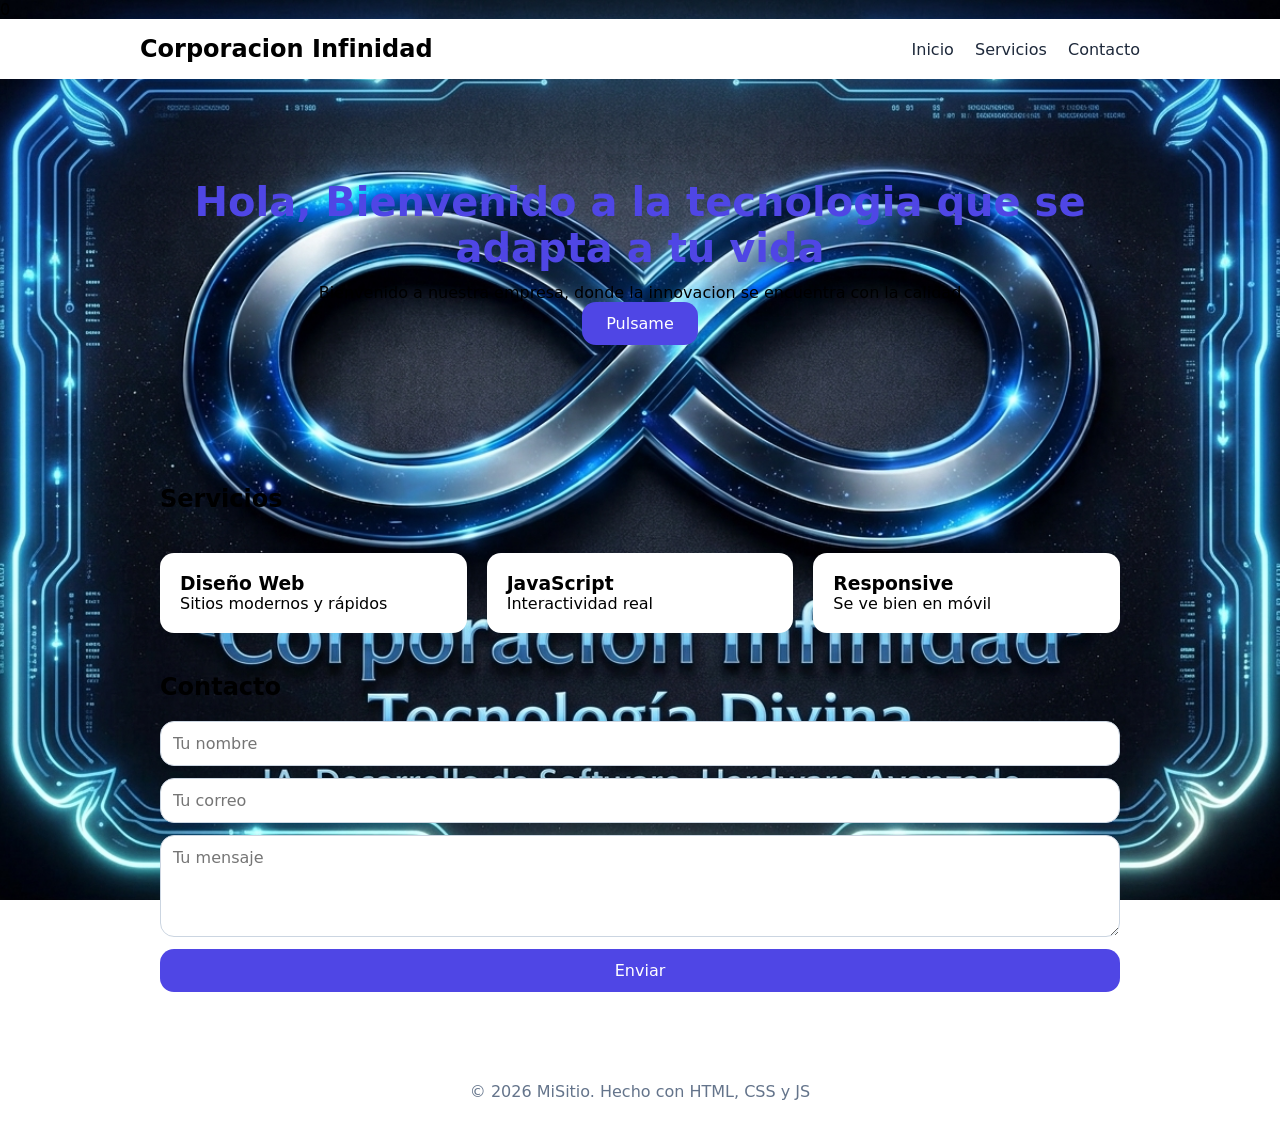
<file: Empresa - CORPORACION INFINIDAD/PAGINA INFINITY CORP  2027/PAGINA OFICIAL DESAROLLO/index2.html>
<!DOCTYPE html>
<html lang="es">
<head>
<meta charset="UTF-8">
<meta name="viewport" content="width=device-width, initial-scale=1.0">

<!--titulo del proyecto-->
<title>Corporacion Infinidad</title>0<!--inicio de la hoja CSS estilo -->
<style>
  
  :root{
    --primario: #4f46e5;
    --oscuro: #1e293b;
    --claro: #f8fafc;
    --radio: 14px;
  }
  *{margin:0;padding:0;box-sizing:border-box;font-family:system-ui, sans-serif}
 
  body {
  background-image: url('images/logo_corp_div.jpg');
  background-repeat: no-repeat;
  background-size: cover;
  background-position: center;
  height: 100vh;
  margin: 0;
}
  
  header{
    background:white;
    padding:16px 24px;
    box-shadow:0 2px 8px rgba(0,0,0,0.05);
    position:sticky;top:0;
  }
  nav{display:flex;justify-content:space-between;align-items:center;max-width:1000px;margin:auto}
  nav a{color:var(--oscuro);text-decoration:none;margin-left:16px;font-weight:500}
  nav a:hover{color:var(--primario)}

  .container{max-width:1000px;margin:40px auto;padding:0 20px}
  
  .hero{text-align:center;padding:60px 20px}
  .hero h1{font-size:2.5rem;color:var(--primario);margin-bottom:12px}
  .btn{background:var(--primario);color:white;border:none;padding:12px 24px;border-radius:var(--radio);cursor:pointer;font-size:1rem}
  .btn:hover{opacity:0.9}

  .cards{display:grid;grid-template-columns:repeat(auto-fit,minmax(250px,1fr));gap:20px;margin-top:40px}
  .card{background:white;padding:20px;border-radius:var(--radio);box-shadow:0 4px 12px rgba(0,0,0,0.06)}
  
  form{display:flex;flex-direction:column;gap:12px;margin-top:20px}
  input,textarea{padding:12px;border:1px solid #cbd5e1;border-radius:var(--radio);font-size:1rem}
  input:focus,textarea:focus{outline:2px solid var(--primario);border-color:var(--primario)}

  footer{text-align:center;padding:30px;color:#64748b;margin-top:60px}

  @media(max-width:600px){
    .hero h1{font-size:1.8rem}
    nav a{display:none}
  }
</style>
</head>
<body>

<header>
  <nav>
    <h2>Corporacion Infinidad</h2>
    <div>
      <a href="#inicio">Inicio</a>
      <a href="#servicios">Servicios</a>
      <a href="#contacto">Contacto</a>
    </div>
  </nav>
</header>

<section id="inicio" class="hero">
  <div class="container">
    <h1>Hola, Bienvenido a la tecnologia que se adapta a tu vida
    </h1>
    <p>Bienvenido a nuestra empresa, donde la innovacion se encuentra con la calidad</p>
    <button class="btn" id="btnSaludo">Pulsame</button>
  </div>
</section>

<section id="servicios" class="container">
  <h2>Servicios</h2>
  <div class="cards">
    <div class="card">
      <h3>Diseño Web</h3>
      <p>Sitios modernos y rápidos</p>
    </div>
    <div class="card">
      <h3>JavaScript</h3>
      <p>Interactividad real</p>
    </div>
    <div class="card">
      <h3>Responsive</h3>
      <p>Se ve bien en móvil</p>
    </div>
  </div>
</section>

<section id="contacto" class="container">
  <h2>Contacto</h2>
  <form id="formContacto">
    <input type="text" id="nombre" placeholder="Tu nombre" required>
    <input type="email" id="email" placeholder="Tu correo" required>
    <textarea id="mensaje" rows="4" placeholder="Tu mensaje" required></textarea>
    <button type="submit" class="btn">Enviar</button>
  </form>
  <p id="respuesta" style="margin-top:12px;color:var(--primario);display:none">¡Mensaje enviado! Te responderé pronto.</p>
</section>

<footer>
  <p>© 2026 MiSitio. Hecho con HTML, CSS y JS</p>
</footer>

<script>
  // Saludo con botón
  document.getElementById('btnSaludo').addEventListener('click', () => {

    alert('¡Gracias por visitar nuestra página!');
    
  });

  // Formulario
  document.getElementById('formContacto').addEventListener('submit', (e) => {
    
    e.preventDefault();
    
    document.getElementById('respuesta').style.display = 'block';
    
    e.target.reset();
  });

  // Scroll suave
  document.querySelectorAll('a[href^="#"]').forEach(a => {
    
    a.addEventListener('click', (e) => {
    
      e.preventDefault();
    
      document.querySelector(a.getAttribute('href')).scrollIntoView({behavior:'smooth'});
    });
  });
</script>

</body>
</html>
</file>
